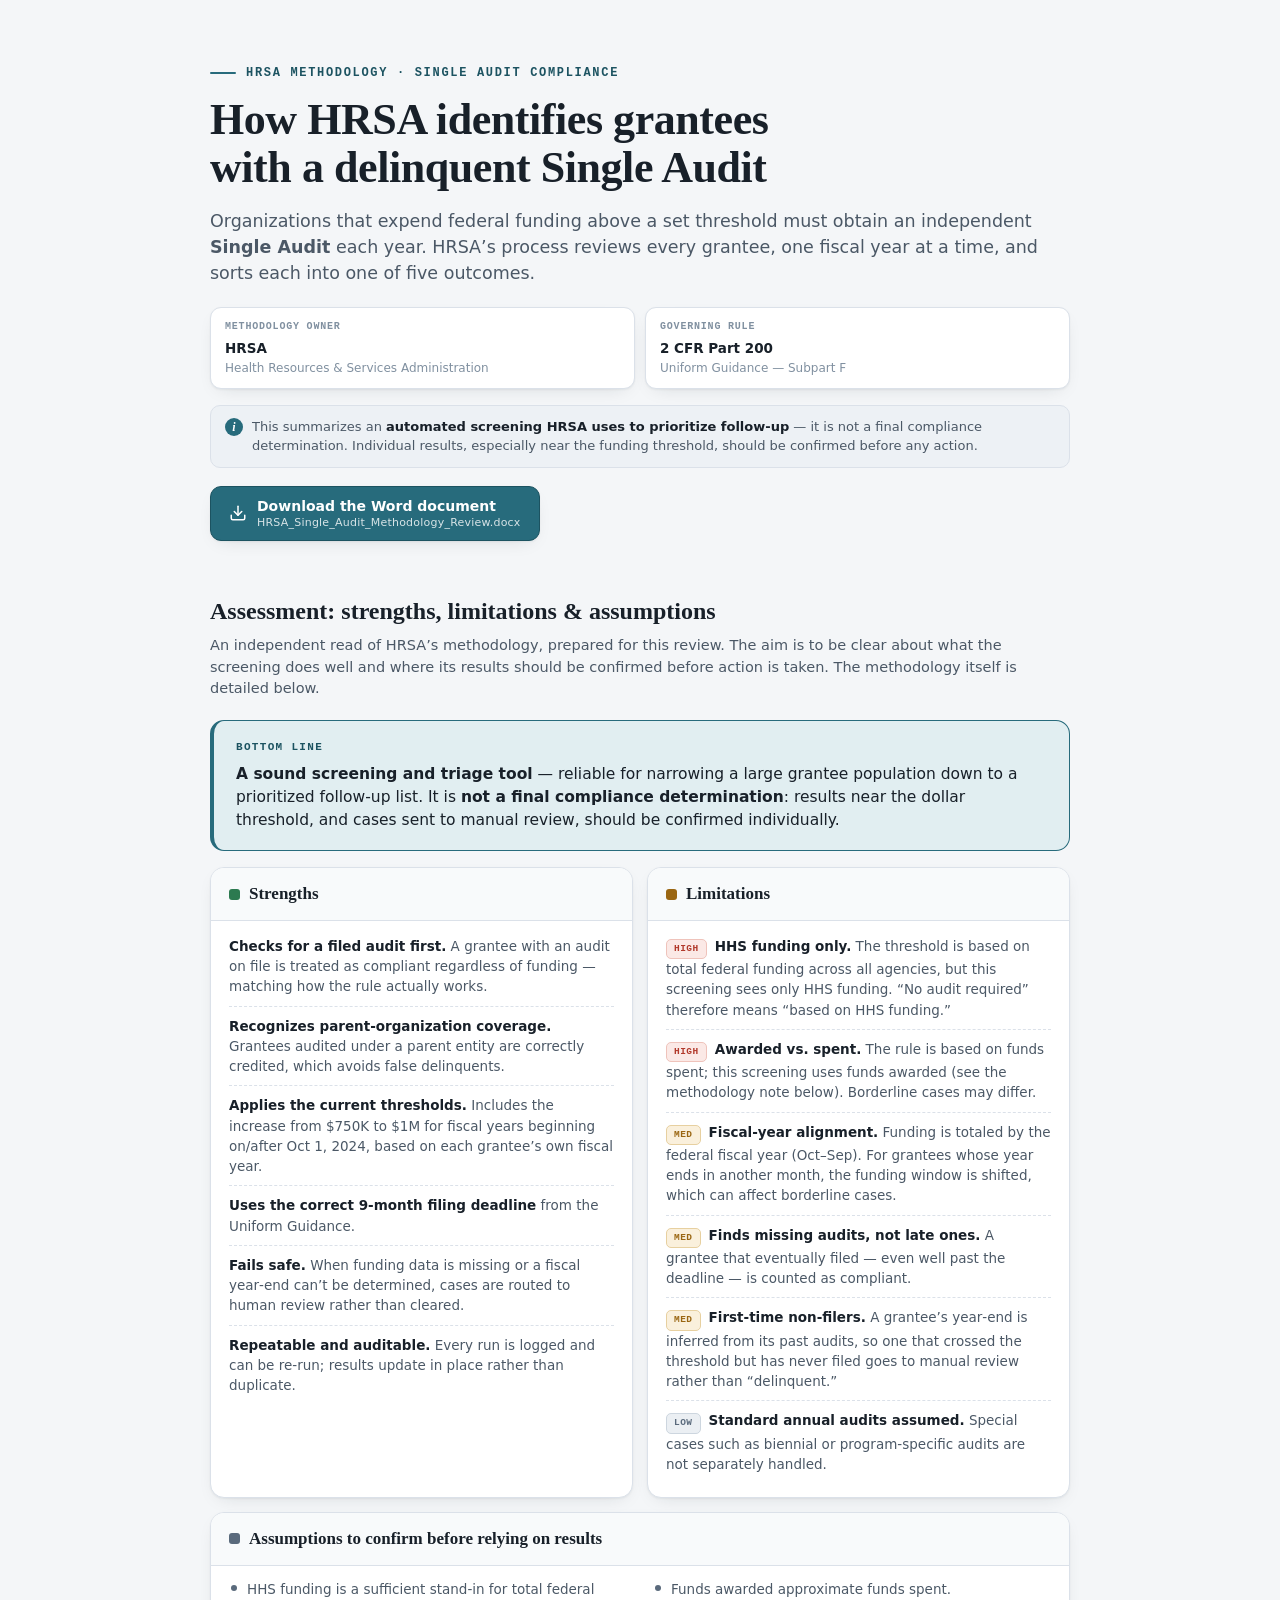
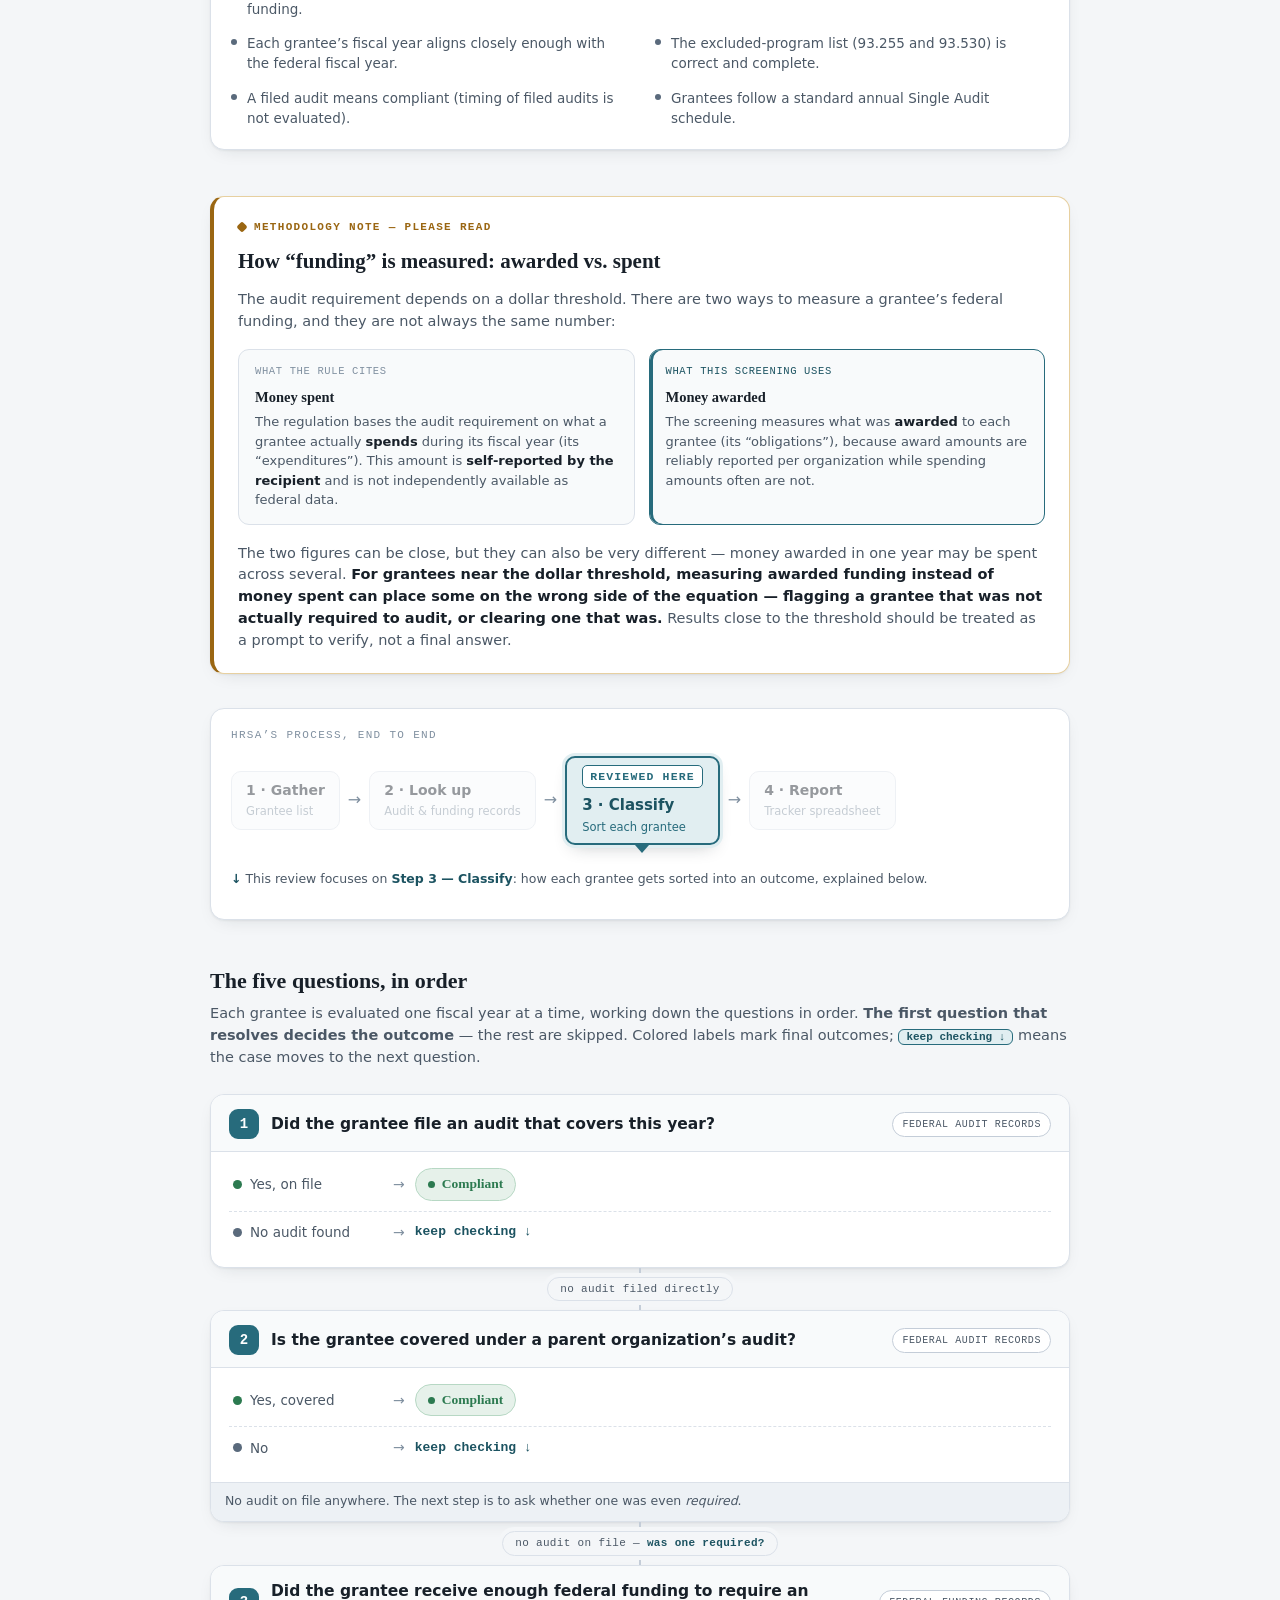
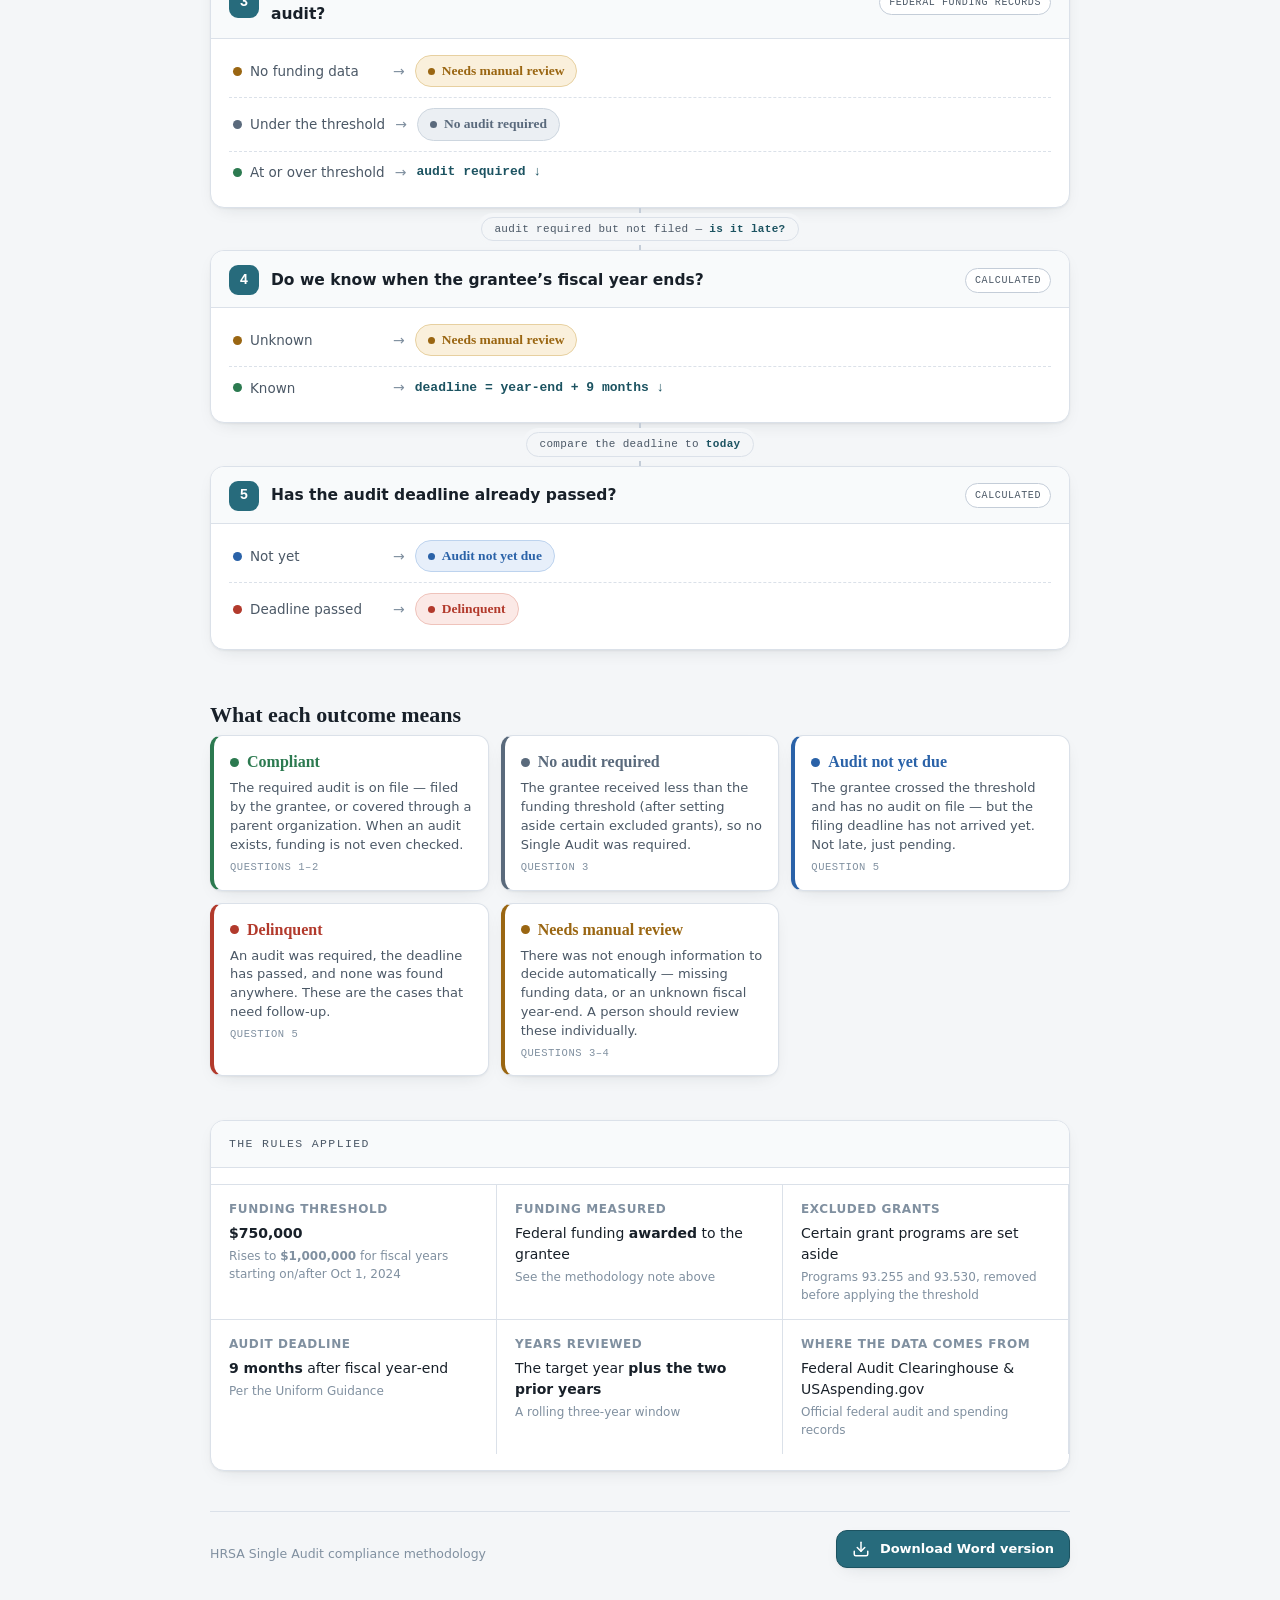
<file: site/hrsa/index.html>
﻿<!DOCTYPE html>
<html lang="en">
<head>
<meta charset="utf-8">
<meta name="viewport" content="width=device-width, initial-scale=1">
<title>HRSA Single Audit Compliance Methodology</title>
<style>
  :root {
    --ground:#F4F6F8; --surface:#FFFFFF; --surface-2:#EDF1F5; --inset:#F8FAFB;
    --ink:#182029; --ink-soft:#4B5866; --ink-faint:#8090A0;
    --line:#DBE1E9; --line-strong:#C4CDD8;
    --accent:#276B7C; --accent-ink:#1C5361; --accent-soft:#E1EEF1;

    --good:#2C7A50;  --good-bg:#E6F1EA;  --good-line:#B7D8C4;
    --crit:#B23A2C;  --crit-bg:#FBE9E6;  --crit-line:#EFC3BB;
    --warn:#9A6612;  --warn-bg:#FAF0DC;  --warn-line:#E7D0A0;
    --info:#2A62A8;  --info-bg:#E7EFFA;  --info-line:#BDD3EE;
    --neut:#5A6A7C;  --neut-bg:#EBEFF3;  --neut-line:#CDD6DF;

    --shadow:0 1px 2px rgba(24,32,41,.05), 0 6px 20px -10px rgba(24,32,41,.18);
    --serif:Georgia,"Iowan Old Style","Times New Roman",serif;
    --sans:"Segoe UI",system-ui,-apple-system,"Helvetica Neue",sans-serif;
    --mono:"Cascadia Code","Consolas","SFMono-Regular",ui-monospace,monospace;
  }
  @media (prefers-color-scheme:dark){
    :root{
      --ground:#0D1218; --surface:#161D26; --surface-2:#1D2732; --inset:#131A22;
      --ink:#E6ECF3; --ink-soft:#A7B4C2; --ink-faint:#6B7A8B;
      --line:#293440; --line-strong:#374556;
      --accent:#54B4C6; --accent-ink:#8FD6E2; --accent-soft:#123038;
      --good:#67CE93; --good-bg:#16281E; --good-line:#2C4C39;
      --crit:#F0917F; --crit-bg:#2C1713; --crit-line:#553027;
      --warn:#E1B25E; --warn-bg:#2A2010; --warn-line:#4E3D1C;
      --info:#77ADEC; --info-bg:#131F30; --info-line:#2B4260;
      --neut:#9AAABB; --neut-bg:#1A222C; --neut-line:#333F4C;
      --shadow:0 1px 2px rgba(0,0,0,.3), 0 8px 24px -12px rgba(0,0,0,.6);
    }
  }
  :root[data-theme="light"]{
    --ground:#F4F6F8; --surface:#FFFFFF; --surface-2:#EDF1F5; --inset:#F8FAFB;
    --ink:#182029; --ink-soft:#4B5866; --ink-faint:#8090A0;
    --line:#DBE1E9; --line-strong:#C4CDD8;
    --accent:#276B7C; --accent-ink:#1C5361; --accent-soft:#E1EEF1;
    --good:#2C7A50; --good-bg:#E6F1EA; --good-line:#B7D8C4;
    --crit:#B23A2C; --crit-bg:#FBE9E6; --crit-line:#EFC3BB;
    --warn:#9A6612; --warn-bg:#FAF0DC; --warn-line:#E7D0A0;
    --info:#2A62A8; --info-bg:#E7EFFA; --info-line:#BDD3EE;
    --neut:#5A6A7C; --neut-bg:#EBEFF3; --neut-line:#CDD6DF;
    --shadow:0 1px 2px rgba(24,32,41,.05), 0 6px 20px -10px rgba(24,32,41,.18);
  }
  :root[data-theme="dark"]{
    --ground:#0D1218; --surface:#161D26; --surface-2:#1D2732; --inset:#131A22;
    --ink:#E6ECF3; --ink-soft:#A7B4C2; --ink-faint:#6B7A8B;
    --line:#293440; --line-strong:#374556;
    --accent:#54B4C6; --accent-ink:#8FD6E2; --accent-soft:#123038;
    --good:#67CE93; --good-bg:#16281E; --good-line:#2C4C39;
    --crit:#F0917F; --crit-bg:#2C1713; --crit-line:#553027;
    --warn:#E1B25E; --warn-bg:#2A2010; --warn-line:#4E3D1C;
    --info:#77ADEC; --info-bg:#131F30; --info-line:#2B4260;
    --neut:#9AAABB; --neut-bg:#1A222C; --neut-line:#333F4C;
    --shadow:0 1px 2px rgba(0,0,0,.3), 0 8px 24px -12px rgba(0,0,0,.6);
  }

  *{box-sizing:border-box}
  body{
    margin:0; background:var(--ground); color:var(--ink);
    font-family:var(--sans); line-height:1.5; -webkit-font-smoothing:antialiased;
  }
  .wrap{max-width:940px; margin:0 auto; padding:clamp(28px,5vw,64px) clamp(18px,4vw,40px) 80px;}

  .eyebrow{
    font-family:var(--mono); font-size:12px; letter-spacing:.14em; text-transform:uppercase;
    color:var(--accent-ink); font-weight:600; margin:0 0 14px;
    display:flex; align-items:center; gap:10px;
  }
  .eyebrow::before{content:""; width:26px; height:2px; background:var(--accent); border-radius:2px;}
  h1{
    font-family:var(--serif); font-weight:600; letter-spacing:-.01em;
    font-size:clamp(28px,5vw,44px); line-height:1.09; margin:0 0 16px; text-wrap:balance;
  }
  .lede{font-size:clamp(15px,2vw,17.5px); color:var(--ink-soft); margin:0 0 20px;}

  .docmeta{display:flex; flex-wrap:wrap; gap:10px; margin:0 0 16px; padding:0;}
  .docmeta > div{flex:1 1 210px; min-width:180px; background:var(--surface); border:1px solid var(--line);
    border-radius:11px; padding:11px 14px; box-shadow:var(--shadow);}
  .docmeta dt{font-family:var(--mono); font-size:10px; letter-spacing:.08em; text-transform:uppercase;
    color:var(--ink-faint); margin-bottom:4px; font-weight:600;}
  .docmeta dd{margin:0; font-size:13.5px; font-weight:600; color:var(--ink);}
  .docmeta dd span{display:block; font-weight:400; font-size:12px; color:var(--ink-faint); margin-top:1px;}

  .disclaim{
    display:flex; align-items:flex-start; gap:9px;
    font-size:13px; color:var(--ink-soft); background:var(--surface-2);
    border:1px solid var(--line); border-radius:10px; padding:11px 14px;
  }
  .disclaim b{color:var(--ink); font-weight:600;}
  .disclaim::before{content:"i"; flex:0 0 auto; width:18px; height:18px; border-radius:50%;
    background:var(--accent); color:#fff; font-family:var(--serif); font-style:italic; font-weight:700;
    font-size:12px; display:grid; place-items:center; margin-top:1px;}

  .actions{margin:18px 0 0; display:flex; flex-wrap:wrap; gap:10px; align-items:center;}
  .dl-btn{display:inline-flex; align-items:center; gap:10px; text-decoration:none;
    font-family:var(--sans); font-size:14px; font-weight:600; line-height:1.2;
    color:#fff; background:var(--accent); border:1px solid var(--accent-ink);
    padding:11px 18px; border-radius:11px; box-shadow:var(--shadow);
    transition:background .15s, transform .1s, box-shadow .15s;}
  .dl-btn:hover{background:var(--accent-ink); box-shadow:0 2px 4px rgba(24,32,41,.08), 0 10px 26px -12px rgba(24,32,41,.4);}
  .dl-btn:active{transform:translateY(1px);}
  .dl-btn:focus-visible{outline:3px solid var(--accent-soft); outline-offset:2px;}
  .dl-btn svg{width:18px; height:18px; flex:0 0 auto;}
  .dl-btn small{display:block; font-weight:400; font-size:11px; letter-spacing:.02em; opacity:.82; margin-top:1px;}
  footer .dl-btn{font-size:13px; padding:9px 15px;}

  .pipe{
    margin:34px 0 8px; padding:18px 20px; background:var(--surface); border:1px solid var(--line);
    border-radius:14px; box-shadow:var(--shadow); display:flex; flex-wrap:wrap; align-items:center; gap:10px 8px;
  }
  .pipe__label{font-family:var(--mono); font-size:11px; letter-spacing:.12em; text-transform:uppercase;
    color:var(--ink-faint); width:100%; margin-bottom:2px;}
  .phase{display:flex; flex-direction:column; gap:2px; padding:8px 14px; border-radius:10px;
    background:var(--inset); border:1px solid var(--line); min-width:0; position:relative; transition:opacity .18s;}
  .phase b{font-size:14px; font-weight:600;} .phase span{font-size:11.5px; color:var(--ink-faint);}
  .phase:not(.phase--on){opacity:.45;}
  .phase--on{background:var(--accent-soft); border:2px solid var(--accent); padding:7px 15px;
    box-shadow:0 0 0 3px var(--accent-soft), 0 8px 18px -8px rgba(24,32,41,.30);}
  .phase--on b{color:var(--accent-ink); font-size:15px;} .phase--on span{color:var(--accent);}
  .phase__flag{align-self:flex-start; font-family:var(--mono); font-size:9px; font-weight:700;
    letter-spacing:.1em; text-transform:uppercase; color:var(--accent-ink);
    background:var(--surface); border:1px solid var(--accent); padding:2px 7px; border-radius:5px; margin-bottom:4px;}
  .phase--on::after{content:""; position:absolute; left:50%; bottom:-10px; transform:translateX(-50%);
    border-left:7px solid transparent; border-right:7px solid transparent; border-top:8px solid var(--accent);}
  .pipe__arrow{color:var(--ink-faint); font-size:16px; flex:0 0 auto;}
  .pipe__note{width:100%; margin-top:15px; font-size:12.5px; color:var(--ink-soft);}
  .pipe__note b{color:var(--accent-ink); font-weight:600;}

  .flowhead{margin:44px 0 6px;}
  .flowhead h2{font-family:var(--serif); font-weight:600; font-size:22px; margin:0 0 6px;}
  .flowhead p{margin:0; color:var(--ink-soft); font-size:14.5px;}
  .flowhead .rule{font-family:var(--mono); font-size:11px; color:var(--accent-ink); font-weight:700;
    background:var(--accent-soft); border:1px solid var(--accent); padding:1px 7px; border-radius:6px; white-space:nowrap;}

  .flow{margin-top:26px; position:relative;}
  .gate{background:var(--surface); border:1px solid var(--line); border-radius:14px;
    box-shadow:var(--shadow); overflow:hidden; transition:opacity .18s, border-color .18s;}
  .gate__top{display:flex; align-items:center; gap:12px; padding:14px 18px 12px;
    border-bottom:1px solid var(--line); background:var(--inset);}
  .gate__num{flex:0 0 auto; width:30px; height:30px; border-radius:9px; display:grid; place-items:center;
    font-family:var(--mono); font-weight:700; font-size:14px; background:var(--accent); color:#fff;}
  .gate__q{font-size:15.5px; font-weight:600; margin:0; flex:1; min-width:0;}
  .gate__src{flex:0 0 auto; font-family:var(--mono); font-size:10px; letter-spacing:.06em; text-transform:uppercase;
    padding:4px 9px; border-radius:999px; border:1px solid var(--line-strong); color:var(--ink-soft);
    background:var(--surface); white-space:nowrap;}
  .gate__body{padding:6px 18px 14px; display:flex; flex-direction:column;}
  .branch{display:flex; align-items:center; gap:10px; flex-wrap:wrap; padding:10px 4px; border-bottom:1px dashed var(--line);}
  .branch:last-child{border-bottom:0;}
  .cond{display:inline-flex; align-items:center; gap:8px; min-width:150px; font-size:13.5px; color:var(--ink-soft);}
  .dot{width:9px; height:9px; border-radius:50%; flex:0 0 auto;}
  .dot--y{background:var(--good);} .dot--n{background:var(--neut);}
  .dot--a{background:var(--warn);} .dot--b{background:var(--info);} .dot--c{background:var(--crit);}
  .arw{color:var(--ink-faint); font-size:14px;}

  .outcome{display:inline-flex; align-items:center; gap:7px; padding:5px 12px; border-radius:999px;
    font-family:var(--serif); font-size:13.5px; font-weight:600; border:1px solid;
    transition:opacity .18s, transform .12s, box-shadow .18s; cursor:default;}
  .outcome::before{content:""; width:7px; height:7px; border-radius:50%; background:currentColor; flex:0 0 auto;}
  .o-good{color:var(--good); background:var(--good-bg); border-color:var(--good-line);}
  .o-crit{color:var(--crit); background:var(--crit-bg); border-color:var(--crit-line);}
  .o-warn{color:var(--warn); background:var(--warn-bg); border-color:var(--warn-line);}
  .o-info{color:var(--info); background:var(--info-bg); border-color:var(--info-line);}
  .o-neut{color:var(--neut); background:var(--neut-bg); border-color:var(--neut-line);}
  .cont{font-size:13px; color:var(--accent-ink); font-weight:600; font-family:var(--mono);}

  .conn{display:flex; justify-content:center; align-items:center; gap:9px; padding:9px 0; position:relative;}
  .conn::before{content:""; position:absolute; top:0; bottom:0; left:50%; width:2px; background:var(--line-strong); transform:translateX(-50%);}
  .conn span{position:relative; z-index:1; font-family:var(--mono); font-size:11px; letter-spacing:.03em;
    background:var(--ground); color:var(--ink-soft); padding:3px 12px; border-radius:999px;
    border:1px solid var(--line); box-shadow:0 0 0 4px var(--ground);}
  .conn span b{color:var(--accent-ink); font-weight:600;}

  .note-inline{margin:0; padding:9px 14px 10px; font-size:12.5px; color:var(--ink-soft);
    background:var(--surface-2); border-top:1px solid var(--line);}

  .callout{margin-top:46px; background:var(--surface); border:1px solid var(--warn-line);
    border-left:4px solid var(--warn); border-radius:14px; box-shadow:var(--shadow); padding:22px 24px;}
  .callout__tag{font-family:var(--mono); font-size:11px; letter-spacing:.12em; text-transform:uppercase;
    color:var(--warn); font-weight:700; display:flex; align-items:center; gap:8px; margin-bottom:10px;}
  .callout__tag::before{content:""; width:8px; height:8px; border-radius:2px; background:var(--warn); transform:rotate(45deg);}
  .callout h2{font-family:var(--serif); font-size:21px; margin:0 0 12px; font-weight:600; text-wrap:balance;}
  .callout p{margin:0 0 13px; font-size:14.5px; color:var(--ink-soft);}
  .callout p:last-child{margin-bottom:0;}
  .callout strong{color:var(--ink); font-weight:600;}
  .vs{display:grid; grid-template-columns:1fr 1fr; gap:14px; margin:16px 0 18px;}
  .vs__card{border:1px solid var(--line); border-radius:11px; padding:14px 16px; background:var(--inset);}
  .vs__card h3{margin:0 0 3px; font-size:14.5px; font-family:var(--serif); font-weight:700;}
  .vs__card .role{font-family:var(--mono); font-size:10.5px; letter-spacing:.06em; text-transform:uppercase; margin-bottom:8px; display:block;}
  .vs__card p{font-size:13px; margin:0; color:var(--ink-soft);}
  .vs--use{border-color:var(--accent); box-shadow:inset 3px 0 0 var(--accent);}
  .vs--use .role{color:var(--accent-ink);}
  .vs--rule .role{color:var(--ink-faint);}

  .legend{margin-top:48px;}
  .legend h2{font-family:var(--serif); font-weight:600; font-size:22px; margin:0 0 4px;}
  .legend > p{margin:0 0 18px; color:var(--ink-soft); font-size:14px;}
  .legend__grid{display:grid; grid-template-columns:repeat(auto-fit,minmax(244px,1fr)); gap:12px;}
  .lc{color:inherit; background:var(--surface);
    border:1px solid var(--line); border-left:4px solid var(--lc); border-radius:12px; padding:14px 16px;
    box-shadow:var(--shadow); display:flex; flex-direction:column; gap:5px;}
  .lc__name{font-family:var(--serif); font-weight:700; font-size:16px; color:var(--lc); display:flex; align-items:center; gap:8px;}
  .lc__name::before{content:""; width:9px; height:9px; border-radius:50%; background:var(--lc);}
  .lc__def{font-size:13px; color:var(--ink-soft); line-height:1.45;}
  .lc--good{--lc:var(--good);} .lc--crit{--lc:var(--crit);} .lc--warn{--lc:var(--warn);}
  .lc--info{--lc:var(--info);} .lc--neut{--lc:var(--neut);}
  .lc__hint{font-family:var(--mono); font-size:10.5px; letter-spacing:.05em; text-transform:uppercase; color:var(--ink-faint);}

  .ref{margin-top:44px; background:var(--surface); border:1px solid var(--line); border-radius:14px; box-shadow:var(--shadow); overflow:hidden;}
  .ref__head{padding:14px 18px; border-bottom:1px solid var(--line); background:var(--inset);
    font-family:var(--mono); font-size:11.5px; letter-spacing:.12em; text-transform:uppercase; color:var(--ink-soft);}
  .ref__grid{display:grid; grid-template-columns:repeat(auto-fit,minmax(232px,1fr));}
  .ref__item{padding:15px 18px; border-top:1px solid var(--line); border-right:1px solid var(--line);}
  .ref__item dt{font-size:12px; text-transform:uppercase; letter-spacing:.05em; color:var(--ink-faint); margin-bottom:5px; font-weight:600;}
  .ref__item dd{margin:0; font-size:14px;}
  .ref__item dd b{font-weight:700;}
  .ref__item small{display:block; color:var(--ink-faint); font-size:12px; margin-top:3px;}

  footer{margin-top:40px; padding-top:18px; border-top:1px solid var(--line);
    font-size:12.5px; color:var(--ink-faint); display:flex; flex-wrap:wrap; gap:6px 14px; align-items:baseline;}

  /* assessment */
  .assess-head{margin-top:52px;}
  .assess-head h2{font-family:var(--serif); font-weight:600; font-size:24px; margin:0 0 6px; text-wrap:balance;}
  .assess-head p{margin:0; color:var(--ink-soft); font-size:14.5px;}
  .verdict{margin-top:20px; background:var(--accent-soft); border:1px solid var(--accent);
    border-left:4px solid var(--accent); border-radius:14px; padding:18px 22px;}
  .verdict__tag{font-family:var(--mono); font-size:11px; letter-spacing:.12em; text-transform:uppercase;
    color:var(--accent-ink); font-weight:700; margin-bottom:7px; display:block;}
  .verdict p{margin:0; font-size:15.5px; color:var(--ink); line-height:1.5;}
  .verdict strong{font-weight:700;}
  .assess{display:grid; grid-template-columns:1fr 1fr; gap:14px; margin-top:16px; align-items:stretch;}
  .panel{background:var(--surface); border:1px solid var(--line); border-radius:14px; box-shadow:var(--shadow); overflow:hidden;}
  .panel__head{padding:13px 18px; border-bottom:1px solid var(--line); background:var(--inset); display:flex; align-items:center; gap:9px;}
  .panel__head h3{margin:0; font-family:var(--serif); font-size:17px; font-weight:700;}
  .panel__head .ic{width:11px; height:11px; border-radius:3px; flex:0 0 auto;}
  .panel--good .ic{background:var(--good);}
  .panel--lim .ic{background:var(--warn);}
  .panel--asm .ic{background:var(--neut);}
  .panel ul{list-style:none; margin:0; padding:6px 18px 14px;}
  .panel li{padding:9px 0; border-bottom:1px dashed var(--line); font-size:13.5px; color:var(--ink-soft); line-height:1.5;}
  .panel li:last-child{border-bottom:0;}
  .panel li b{color:var(--ink); font-weight:600;}
  .panel--asm{grid-column:1 / -1;}
  .sev{display:inline-block; font-family:var(--mono); font-size:9.5px; letter-spacing:.05em; text-transform:uppercase;
    font-weight:700; padding:2px 7px; border-radius:5px; margin-right:8px; white-space:nowrap;}
  .sev--high{color:var(--crit); background:var(--crit-bg); border:1px solid var(--crit-line);}
  .sev--med{color:var(--warn); background:var(--warn-bg); border:1px solid var(--warn-line);}
  .sev--low{color:var(--neut); background:var(--neut-bg); border:1px solid var(--neut-line);}
  .asm-grid{display:grid !important; grid-template-columns:1fr 1fr; gap:0 26px;}
  .asm-grid li{border-bottom:0 !important; padding:7px 0 7px 18px; position:relative;}
  .asm-grid li::before{content:""; position:absolute; left:2px; top:13px; width:6px; height:6px; border-radius:50%; background:var(--neut);}

  @media (max-width:560px){
    .cond{min-width:0; width:100%;}
    .ref__item{border-right:0;}
    .vs{grid-template-columns:1fr;}
    .assess{grid-template-columns:1fr;}
    .asm-grid{grid-template-columns:1fr;}
  }
  @media (prefers-reduced-motion:reduce){*{transition:none !important;}}
</style>
</head>
<body>


<div class="wrap">
  <header>
    <p class="eyebrow">HRSA Methodology &middot; Single Audit Compliance</p>
    <h1>How HRSA identifies grantees with a delinquent Single Audit</h1>
    <p class="lede">Organizations that expend federal funding above a set threshold must obtain an independent <strong>Single Audit</strong> each year. HRSA&rsquo;s process reviews every grantee, one fiscal year at a time, and sorts each into one of five outcomes.</p>

    <dl class="docmeta">
      <div><dt>Methodology owner</dt><dd>HRSA<span>Health Resources &amp; Services Administration</span></dd></div>
      <div><dt>Governing rule</dt><dd>2 CFR Part 200<span>Uniform Guidance &mdash; Subpart F</span></dd></div>
    </dl>

    <p class="disclaim"><span>This summarizes an <b>automated screening HRSA uses to prioritize follow&#8209;up</b> &mdash; it is not a final compliance determination. Individual results, especially near the funding threshold, should be confirmed before any action.</span></p>

    <div class="actions">
      <a class="dl-btn" href="HRSA_Single_Audit_Methodology_Review.docx" download="HRSA Single Audit Methodology Review.docx">
        <svg viewBox="0 0 24 24" fill="none" stroke="currentColor" stroke-width="2" stroke-linecap="round" stroke-linejoin="round" aria-hidden="true">
          <path d="M21 15v4a2 2 0 0 1-2 2H5a2 2 0 0 1-2-2v-4"/><polyline points="7 10 12 15 17 10"/><line x1="12" y1="15" x2="12" y2="3"/>
        </svg>
        <span>Download the Word document<small>HRSA_Single_Audit_Methodology_Review.docx</small></span>
      </a>
    </div>
  </header>

  <!-- ASSESSMENT (bottom line up front) -->
  <section class="assess-wrap" aria-label="Assessment of the methodology">
    <div class="assess-head">
      <h2>Assessment: strengths, limitations &amp; assumptions</h2>
      <p>An independent read of HRSA&rsquo;s methodology, prepared for this review. The aim is to be clear about what the screening does well and where its results should be confirmed before action is taken. The methodology itself is detailed below.</p>
    </div>

    <div class="verdict">
      <span class="verdict__tag">Bottom line</span>
      <p><strong>A sound screening and triage tool</strong> &mdash; reliable for narrowing a large grantee population down to a prioritized follow&#8209;up list. It is <strong>not a final compliance determination</strong>: results near the dollar threshold, and cases sent to manual review, should be confirmed individually.</p>
    </div>

    <div class="assess">
      <div class="panel panel--good">
        <div class="panel__head"><span class="ic"></span><h3>Strengths</h3></div>
        <ul>
          <li><b>Checks for a filed audit first.</b> A grantee with an audit on file is treated as compliant regardless of funding &mdash; matching how the rule actually works.</li>
          <li><b>Recognizes parent&#8209;organization coverage.</b> Grantees audited under a parent entity are correctly credited, which avoids false delinquents.</li>
          <li><b>Applies the current thresholds.</b> Includes the increase from $750K to $1M for fiscal years beginning on/after Oct&nbsp;1,&nbsp;2024, based on each grantee&rsquo;s own fiscal year.</li>
          <li><b>Uses the correct 9&#8209;month filing deadline</b> from the Uniform Guidance.</li>
          <li><b>Fails safe.</b> When funding data is missing or a fiscal year&#8209;end can&rsquo;t be determined, cases are routed to human review rather than cleared.</li>
          <li><b>Repeatable and auditable.</b> Every run is logged and can be re&#8209;run; results update in place rather than duplicate.</li>
        </ul>
      </div>

      <div class="panel panel--lim">
        <div class="panel__head"><span class="ic"></span><h3>Limitations</h3></div>
        <ul>
          <li><span class="sev sev--high">High</span><b>HHS funding only.</b> The threshold is based on total federal funding across all agencies, but this screening sees only HHS funding. &ldquo;No audit required&rdquo; therefore means &ldquo;based on HHS funding.&rdquo;</li>
          <li><span class="sev sev--high">High</span><b>Awarded vs. spent.</b> The rule is based on funds spent; this screening uses funds awarded (see the methodology note below). Borderline cases may differ.</li>
          <li><span class="sev sev--med">Med</span><b>Fiscal&#8209;year alignment.</b> Funding is totaled by the federal fiscal year (Oct&ndash;Sep). For grantees whose year ends in another month, the funding window is shifted, which can affect borderline cases.</li>
          <li><span class="sev sev--med">Med</span><b>Finds missing audits, not late ones.</b> A grantee that eventually filed &mdash; even well past the deadline &mdash; is counted as compliant.</li>
          <li><span class="sev sev--med">Med</span><b>First&#8209;time non&#8209;filers.</b> A grantee&rsquo;s year&#8209;end is inferred from its past audits, so one that crossed the threshold but has never filed goes to manual review rather than &ldquo;delinquent.&rdquo;</li>
          <li><span class="sev sev--low">Low</span><b>Standard annual audits assumed.</b> Special cases such as biennial or program&#8209;specific audits are not separately handled.</li>
        </ul>
      </div>

      <div class="panel panel--asm">
        <div class="panel__head"><span class="ic"></span><h3>Assumptions to confirm before relying on results</h3></div>
        <ul class="asm-grid">
          <li>HHS funding is a sufficient stand&#8209;in for total federal funding.</li>
          <li>Funds awarded approximate funds spent.</li>
          <li>Each grantee&rsquo;s fiscal year aligns closely enough with the federal fiscal year.</li>
          <li>The excluded&#8209;program list (93.255 and 93.530) is correct and complete.</li>
          <li>A filed audit means compliant (timing of filed audits is not evaluated).</li>
          <li>Grantees follow a standard annual Single Audit schedule.</li>
        </ul>
      </div>
    </div>
  </section>

  <!-- METHODOLOGY NOTE -->
  <section class="callout" aria-label="Methodology note">
    <span class="callout__tag">Methodology note &mdash; please read</span>
    <h2>How &ldquo;funding&rdquo; is measured: awarded vs. spent</h2>
    <p>The audit requirement depends on a dollar threshold. There are two ways to measure a grantee&rsquo;s federal funding, and they are not always the same number:</p>
    <div class="vs">
      <div class="vs__card vs--rule">
        <span class="role">What the rule cites</span>
        <h3>Money spent</h3>
        <p>The regulation bases the audit requirement on what a grantee actually <strong>spends</strong> during its fiscal year (its &ldquo;expenditures&rdquo;). This amount is <strong>self&#8209;reported by the recipient</strong> and is not independently available as federal data.</p>
      </div>
      <div class="vs__card vs--use">
        <span class="role">What this screening uses</span>
        <h3>Money awarded</h3>
        <p>The screening measures what was <strong>awarded</strong> to each grantee (its &ldquo;obligations&rdquo;), because award amounts are reliably reported per organization while spending amounts often are not.</p>
      </div>
    </div>
    <p>The two figures can be close, but they can also be very different &mdash; money awarded in one year may be spent across several. <strong>For grantees near the dollar threshold, measuring awarded funding instead of money spent can place some on the wrong side of the equation &mdash; flagging a grantee that was not actually required to audit, or clearing one that was.</strong> Results close to the threshold should be treated as a prompt to verify, not a final answer.</p>
  </section>

  <section class="pipe" aria-label="Process steps">
    <span class="pipe__label">HRSA&rsquo;s process, end to end</span>
    <div class="phase"><b>1 &middot; Gather</b><span>Grantee list</span></div>
    <span class="pipe__arrow">&rarr;</span>
    <div class="phase"><b>2 &middot; Look up</b><span>Audit &amp; funding records</span></div>
    <span class="pipe__arrow">&rarr;</span>
    <div class="phase phase--on"><span class="phase__flag">Reviewed here</span><b>3 &middot; Classify</b><span>Sort each grantee</span></div>
    <span class="pipe__arrow">&rarr;</span>
    <div class="phase"><b>4 &middot; Report</b><span>Tracker spreadsheet</span></div>
    <p class="pipe__note"><b>&darr;</b> This review focuses on <b>Step&nbsp;3 &mdash; Classify</b>: how each grantee gets sorted into an outcome, explained below.</p>
  </section>

  <div class="flowhead">
    <h2>The five questions, in order</h2>
    <p>Each grantee is evaluated one fiscal year at a time, working down the questions in order. <strong>The first question that resolves decides the outcome</strong> &mdash; the rest are skipped. Colored labels mark final outcomes; <span class="rule">keep checking&nbsp;&darr;</span> means the case moves to the next question.</p>
  </div>

  <div class="flow" id="flow">

    <!-- 1 -->
    <div class="gate" data-level="1">
      <div class="gate__top">
        <span class="gate__num">1</span>
        <p class="gate__q">Did the grantee file an audit that covers this year?</p>
        <span class="gate__src">Federal audit records</span>
      </div>
      <div class="gate__body">
        <div class="branch">
          <span class="cond"><span class="dot dot--y"></span> Yes, on file</span>
          <span class="arw">&rarr;</span>
          <span class="outcome o-good" data-state="good">Compliant</span>
        </div>
        <div class="branch">
          <span class="cond"><span class="dot dot--n"></span> No audit found</span>
          <span class="arw">&rarr;</span>
          <span class="cont">keep checking &darr;</span>
        </div>
      </div>
    </div>

    <div class="conn"><span>no audit filed directly</span></div>

    <!-- 2 -->
    <div class="gate" data-level="2">
      <div class="gate__top">
        <span class="gate__num">2</span>
        <p class="gate__q">Is the grantee covered under a parent organization&rsquo;s audit?</p>
        <span class="gate__src">Federal audit records</span>
      </div>
      <div class="gate__body">
        <div class="branch">
          <span class="cond"><span class="dot dot--y"></span> Yes, covered</span>
          <span class="arw">&rarr;</span>
          <span class="outcome o-good" data-state="good">Compliant</span>
        </div>
        <div class="branch">
          <span class="cond"><span class="dot dot--n"></span> No</span>
          <span class="arw">&rarr;</span>
          <span class="cont">keep checking &darr;</span>
        </div>
      </div>
      <p class="note-inline">No audit on file anywhere. The next step is to ask whether one was even <em>required</em>.</p>
    </div>

    <div class="conn"><span>no audit on file &mdash; <b>was one required?</b></span></div>

    <!-- 3 -->
    <div class="gate" data-level="3">
      <div class="gate__top">
        <span class="gate__num">3</span>
        <p class="gate__q">Did the grantee receive enough federal funding to require an audit?</p>
        <span class="gate__src">Federal funding records</span>
      </div>
      <div class="gate__body">
        <div class="branch">
          <span class="cond"><span class="dot dot--a"></span> No funding data</span>
          <span class="arw">&rarr;</span>
          <span class="outcome o-warn" data-state="warn">Needs manual review</span>
        </div>
        <div class="branch">
          <span class="cond"><span class="dot dot--n"></span> Under the threshold</span>
          <span class="arw">&rarr;</span>
          <span class="outcome o-neut" data-state="neut">No audit required</span>
        </div>
        <div class="branch">
          <span class="cond"><span class="dot dot--y"></span> At or over threshold</span>
          <span class="arw">&rarr;</span>
          <span class="cont">audit required &darr;</span>
        </div>
      </div>
    </div>

    <div class="conn"><span>audit required but not filed &mdash; <b>is it late?</b></span></div>

    <!-- 4 -->
    <div class="gate" data-level="4">
      <div class="gate__top">
        <span class="gate__num">4</span>
        <p class="gate__q">Do we know when the grantee&rsquo;s fiscal year ends?</p>
        <span class="gate__src">Calculated</span>
      </div>
      <div class="gate__body">
        <div class="branch">
          <span class="cond"><span class="dot dot--a"></span> Unknown</span>
          <span class="arw">&rarr;</span>
          <span class="outcome o-warn" data-state="warn">Needs manual review</span>
        </div>
        <div class="branch">
          <span class="cond"><span class="dot dot--y"></span> Known</span>
          <span class="arw">&rarr;</span>
          <span class="cont">deadline = year&#8209;end + 9 months &darr;</span>
        </div>
      </div>
    </div>

    <div class="conn"><span>compare the deadline to <b>today</b></span></div>

    <!-- 5 -->
    <div class="gate" data-level="5">
      <div class="gate__top">
        <span class="gate__num">5</span>
        <p class="gate__q">Has the audit deadline already passed?</p>
        <span class="gate__src">Calculated</span>
      </div>
      <div class="gate__body">
        <div class="branch">
          <span class="cond"><span class="dot dot--b"></span> Not yet</span>
          <span class="arw">&rarr;</span>
          <span class="outcome o-info" data-state="info">Audit not yet due</span>
        </div>
        <div class="branch">
          <span class="cond"><span class="dot dot--c"></span> Deadline passed</span>
          <span class="arw">&rarr;</span>
          <span class="outcome o-crit" data-state="crit">Delinquent</span>
        </div>
      </div>
    </div>
  </div>

  <!-- LEGEND -->
  <section class="legend">
    <h2>What each outcome means</h2>
    <div class="legend__grid">
      <div class="lc lc--good">
        <span class="lc__name">Compliant</span>
        <span class="lc__def">The required audit is on file &mdash; filed by the grantee, or covered through a parent organization. When an audit exists, funding is not even checked.</span>
        <span class="lc__hint">Questions 1&ndash;2</span>
      </div>
      <div class="lc lc--neut">
        <span class="lc__name">No audit required</span>
        <span class="lc__def">The grantee received less than the funding threshold (after setting aside certain excluded grants), so no Single Audit was required.</span>
        <span class="lc__hint">Question 3</span>
      </div>
      <div class="lc lc--info">
        <span class="lc__name">Audit not yet due</span>
        <span class="lc__def">The grantee crossed the threshold and has no audit on file &mdash; but the filing deadline has not arrived yet. Not late, just pending.</span>
        <span class="lc__hint">Question 5</span>
      </div>
      <div class="lc lc--crit">
        <span class="lc__name">Delinquent</span>
        <span class="lc__def">An audit was required, the deadline has passed, and none was found anywhere. These are the cases that need follow&#8209;up.</span>
        <span class="lc__hint">Question 5</span>
      </div>
      <div class="lc lc--warn">
        <span class="lc__name">Needs manual review</span>
        <span class="lc__def">There was not enough information to decide automatically &mdash; missing funding data, or an unknown fiscal year&#8209;end. A person should review these individually.</span>
        <span class="lc__hint">Questions 3&ndash;4</span>
      </div>
    </div>
  </section>

  <!-- REFERENCE -->
  <section class="ref" aria-label="Key rules">
    <div class="ref__head">The rules applied</div>
    <dl class="ref__grid">
      <div class="ref__item">
        <dt>Funding threshold</dt>
        <dd><b>$750,000</b><small>Rises to <b>$1,000,000</b> for fiscal years starting on/after Oct 1, 2024</small></dd>
      </div>
      <div class="ref__item">
        <dt>Funding measured</dt>
        <dd>Federal funding <b>awarded</b> to the grantee<small>See the methodology note above</small></dd>
      </div>
      <div class="ref__item">
        <dt>Excluded grants</dt>
        <dd>Certain grant programs are set aside<small>Programs 93.255 and 93.530, removed before applying the threshold</small></dd>
      </div>
      <div class="ref__item">
        <dt>Audit deadline</dt>
        <dd><b>9 months</b> after fiscal year&#8209;end<small>Per the Uniform Guidance</small></dd>
      </div>
      <div class="ref__item">
        <dt>Years reviewed</dt>
        <dd>The target year <b>plus the two prior years</b><small>A rolling three&#8209;year window</small></dd>
      </div>
      <div class="ref__item">
        <dt>Where the data comes from</dt>
        <dd>Federal Audit Clearinghouse &amp; USAspending.gov<small>Official federal audit and spending records</small></dd>
      </div>
    </dl>
  </section>

  <footer>
    <span>HRSA Single Audit compliance methodology</span>
    <a class="dl-btn" href="HRSA_Single_Audit_Methodology_Review.docx" download="HRSA Single Audit Methodology Review.docx" style="margin-left:auto">
      <svg viewBox="0 0 24 24" fill="none" stroke="currentColor" stroke-width="2" stroke-linecap="round" stroke-linejoin="round" aria-hidden="true">
        <path d="M21 15v4a2 2 0 0 1-2 2H5a2 2 0 0 1-2-2v-4"/><polyline points="7 10 12 15 17 10"/><line x1="12" y1="15" x2="12" y2="3"/>
      </svg>
      <span>Download Word version</span>
    </a>
  </footer>
</div>

</body>
</html>
</file>
